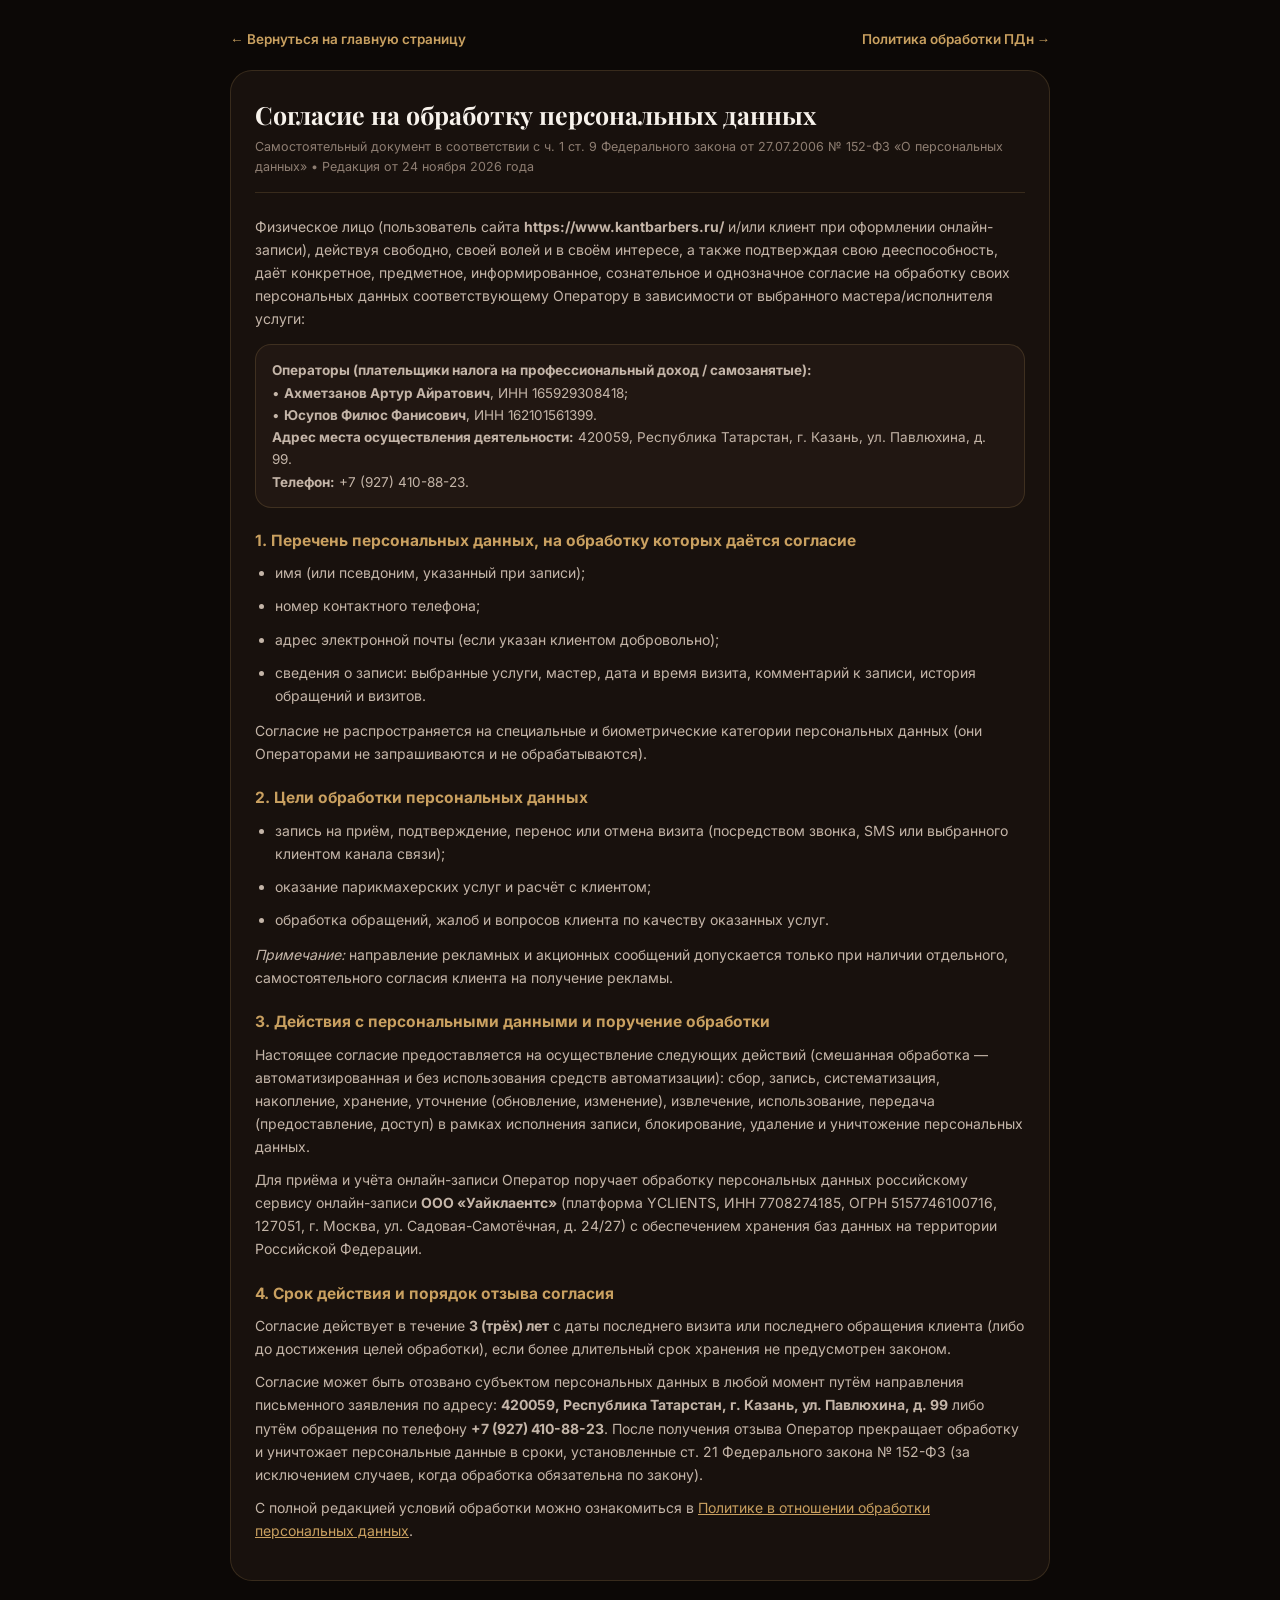
<file: consent.html>
<!DOCTYPE html>
<html lang="ru">
<head>
  <meta charset="UTF-8">
  <meta name="viewport" content="width=device-width, initial-scale=1.0">
  <title>Согласие на обработку персональных данных — KANT BARBER’S</title>
  <link rel="icon" type="image/svg+xml" href="images/logo.svg">
  <link rel="stylesheet" href="fonts/fonts.css">
  <style>
    :root {
      --bg-body: #0C0806;
      --bg-card: #18110D;
      --bg-surface: #211712;
      --text-primary: #F7F2EB;
      --text-secondary: #C4B5A8;
      --text-muted: #8E7E72;
      --gold: #C9A060;
      --gold-light: #E0C187;
      --border: rgba(201, 160, 96, 0.18);
      --radius-md: 16px;
      --radius-lg: 22px;
    }
    [data-theme="light"] {
      --bg-body: #FAF7F2;
      --bg-card: #FFFFFF;
      --bg-surface: #F3ECE2;
      --text-primary: #20130B;
      --text-secondary: #5E4B3E;
      --text-muted: #8E7B6E;
      --gold: #B58455;
      --gold-light: #8E5A2D;
      --border: rgba(34, 20, 13, 0.12);
    }
    * { box-sizing: border-box; margin: 0; padding: 0; }
    body {
      font-family: 'Inter', -apple-system, BlinkMacSystemFont, sans-serif;
      background: var(--bg-body);
      color: var(--text-primary);
      line-height: 1.65;
      padding: 28px 16px 56px;
    }
    .wrap {
      max-width: 820px;
      margin: 0 auto;
    }
    .top-nav {
      display: flex;
      flex-wrap: wrap;
      align-items: center;
      justify-content: space-between;
      gap: 12px;
      margin-bottom: 20px;
    }
    .back-link {
      display: inline-flex;
      align-items: center;
      gap: 6px;
      color: var(--gold);
      text-decoration: none;
      font-size: 13.5px;
      font-weight: 600;
    }
    .back-link:hover { text-decoration: underline; }
    .doc-card {
      background: var(--bg-card);
      border: 1px solid var(--border);
      border-radius: var(--radius-lg);
      padding: 28px 24px;
    }
    h1 {
      font-family: 'Playfair Display', serif;
      font-size: 25px;
      line-height: 1.25;
      margin-bottom: 6px;
      color: var(--text-primary);
    }
    .doc-meta {
      font-size: 12.5px;
      color: var(--text-muted);
      margin-bottom: 22px;
      padding-bottom: 14px;
      border-bottom: 1px solid var(--border);
    }
    h2 {
      font-size: 15.5px;
      font-weight: 700;
      color: var(--gold);
      margin: 20px 0 8px;
    }
    p, li {
      font-size: 14px;
      color: var(--text-secondary);
      margin-bottom: 10px;
    }
    ul {
      padding-left: 20px;
      margin-bottom: 12px;
    }
    a { color: var(--gold); }
    .note-box {
      background: var(--bg-surface);
      border: 1px solid var(--border);
      border-radius: var(--radius-md);
      padding: 14px 16px;
      margin: 14px 0;
      font-size: 13.5px;
      color: var(--text-secondary);
    }
    @media (max-width: 600px) {
      .doc-card { padding: 20px 16px; }
      h1 { font-size: 21px; }
    }
  </style>
  <script>
    (function () {
      try {
        var t = localStorage.getItem('kant_active_theme');
        if (t === 'light' || t === 'dark') {
          document.documentElement.setAttribute('data-theme', t);
        }
      } catch (e) {}
    })();
  </script>
</head>
<body>
  <div class="wrap">
    <div class="top-nav">
      <a href="index.html" class="back-link">← Вернуться на главную страницу</a>
      <a href="privacy.html" class="back-link">Политика обработки ПДн →</a>
    </div>

    <article class="doc-card">
      <h1>Согласие на обработку персональных данных</h1>
      <div class="doc-meta">
        Самостоятельный документ в соответствии с ч. 1 ст. 9 Федерального закона от 27.07.2006 № 152-ФЗ «О персональных данных» • Редакция от 24 ноября 2026 года
      </div>

      <p>
        Физическое лицо (пользователь сайта <strong>https://www.kantbarbers.ru/</strong> и/или клиент при оформлении онлайн-записи), действуя свободно, своей волей и в своём интересе, а также подтверждая свою дееспособность, даёт конкретное, предметное, информированное, сознательное и однозначное согласие на обработку своих персональных данных соответствующему Оператору в зависимости от выбранного мастера/исполнителя услуги:
      </p>

      <div class="note-box">
        <strong>Операторы (плательщики налога на профессиональный доход / самозанятые):</strong><br>
        • <strong>Ахметзанов Артур Айратович</strong>, ИНН 165929308418;<br>
        • <strong>Юсупов Филюс Фанисович</strong>, ИНН 162101561399.<br>
        <strong>Адрес места осуществления деятельности:</strong> 420059, Республика Татарстан, г. Казань, ул. Павлюхина, д. 99.<br>
        <strong>Телефон:</strong> +7 (927) 410-88-23.
        <!-- При получении рабочего e-mail от заказчика добавьте строку: <br><strong>Электронная почта:</strong> ... -->
      </div>

      <h2>1. Перечень персональных данных, на обработку которых даётся согласие</h2>
      <ul>
        <li>имя (или псевдоним, указанный при записи);</li>
        <li>номер контактного телефона;</li>
        <li>адрес электронной почты (если указан клиентом добровольно);</li>
        <li>сведения о записи: выбранные услуги, мастер, дата и время визита, комментарий к записи, история обращений и визитов.</li>
      </ul>
      <p>
        Согласие не распространяется на специальные и биометрические категории персональных данных (они Операторами не запрашиваются и не обрабатываются).
      </p>

      <h2>2. Цели обработки персональных данных</h2>
      <ul>
        <li>запись на приём, подтверждение, перенос или отмена визита (посредством звонка, SMS или выбранного клиентом канала связи);</li>
        <li>оказание парикмахерских услуг и расчёт с клиентом;</li>
        <li>обработка обращений, жалоб и вопросов клиента по качеству оказанных услуг.</li>
      </ul>
      <p>
        <em>Примечание:</em> направление рекламных и акционных сообщений допускается только при наличии отдельного, самостоятельного согласия клиента на получение рекламы.
      </p>

      <h2>3. Действия с персональными данными и поручение обработки</h2>
      <p>
        Настоящее согласие предоставляется на осуществление следующих действий (смешанная обработка — автоматизированная и без использования средств автоматизации): сбор, запись, систематизация, накопление, хранение, уточнение (обновление, изменение), извлечение, использование, передача (предоставление, доступ) в рамках исполнения записи, блокирование, удаление и уничтожение персональных данных.
      </p>
      <p>
        Для приёма и учёта онлайн-записи Оператор поручает обработку персональных данных российскому сервису онлайн-записи <strong>ООО «Уайклаентс»</strong> (платформа YCLIENTS, ИНН 7708274185, ОГРН 5157746100716, 127051, г. Москва, ул. Садовая-Самотёчная, д. 24/27) с обеспечением хранения баз данных на территории Российской Федерации.
      </p>

      <h2>4. Срок действия и порядок отзыва согласия</h2>
      <p>
        Согласие действует в течение <strong>3 (трёх) лет</strong> с даты последнего визита или последнего обращения клиента (либо до достижения целей обработки), если более длительный срок хранения не предусмотрен законом.
      </p>
      <p>
        Согласие может быть отозвано субъектом персональных данных в любой момент путём направления письменного заявления по адресу: <strong>420059, Республика Татарстан, г. Казань, ул. Павлюхина, д. 99</strong> либо путём обращения по телефону <strong>+7 (927) 410-88-23</strong>. После получения отзыва Оператор прекращает обработку и уничтожает персональные данные в сроки, установленные ст. 21 Федерального закона № 152-ФЗ (за исключением случаев, когда обработка обязательна по закону).
      </p>
      <p>
        С полной редакцией условий обработки можно ознакомиться в <a href="privacy.html">Политике в отношении обработки персональных данных</a>.
      </p>
    </article>
  </div>
</body>
</html>
</file>
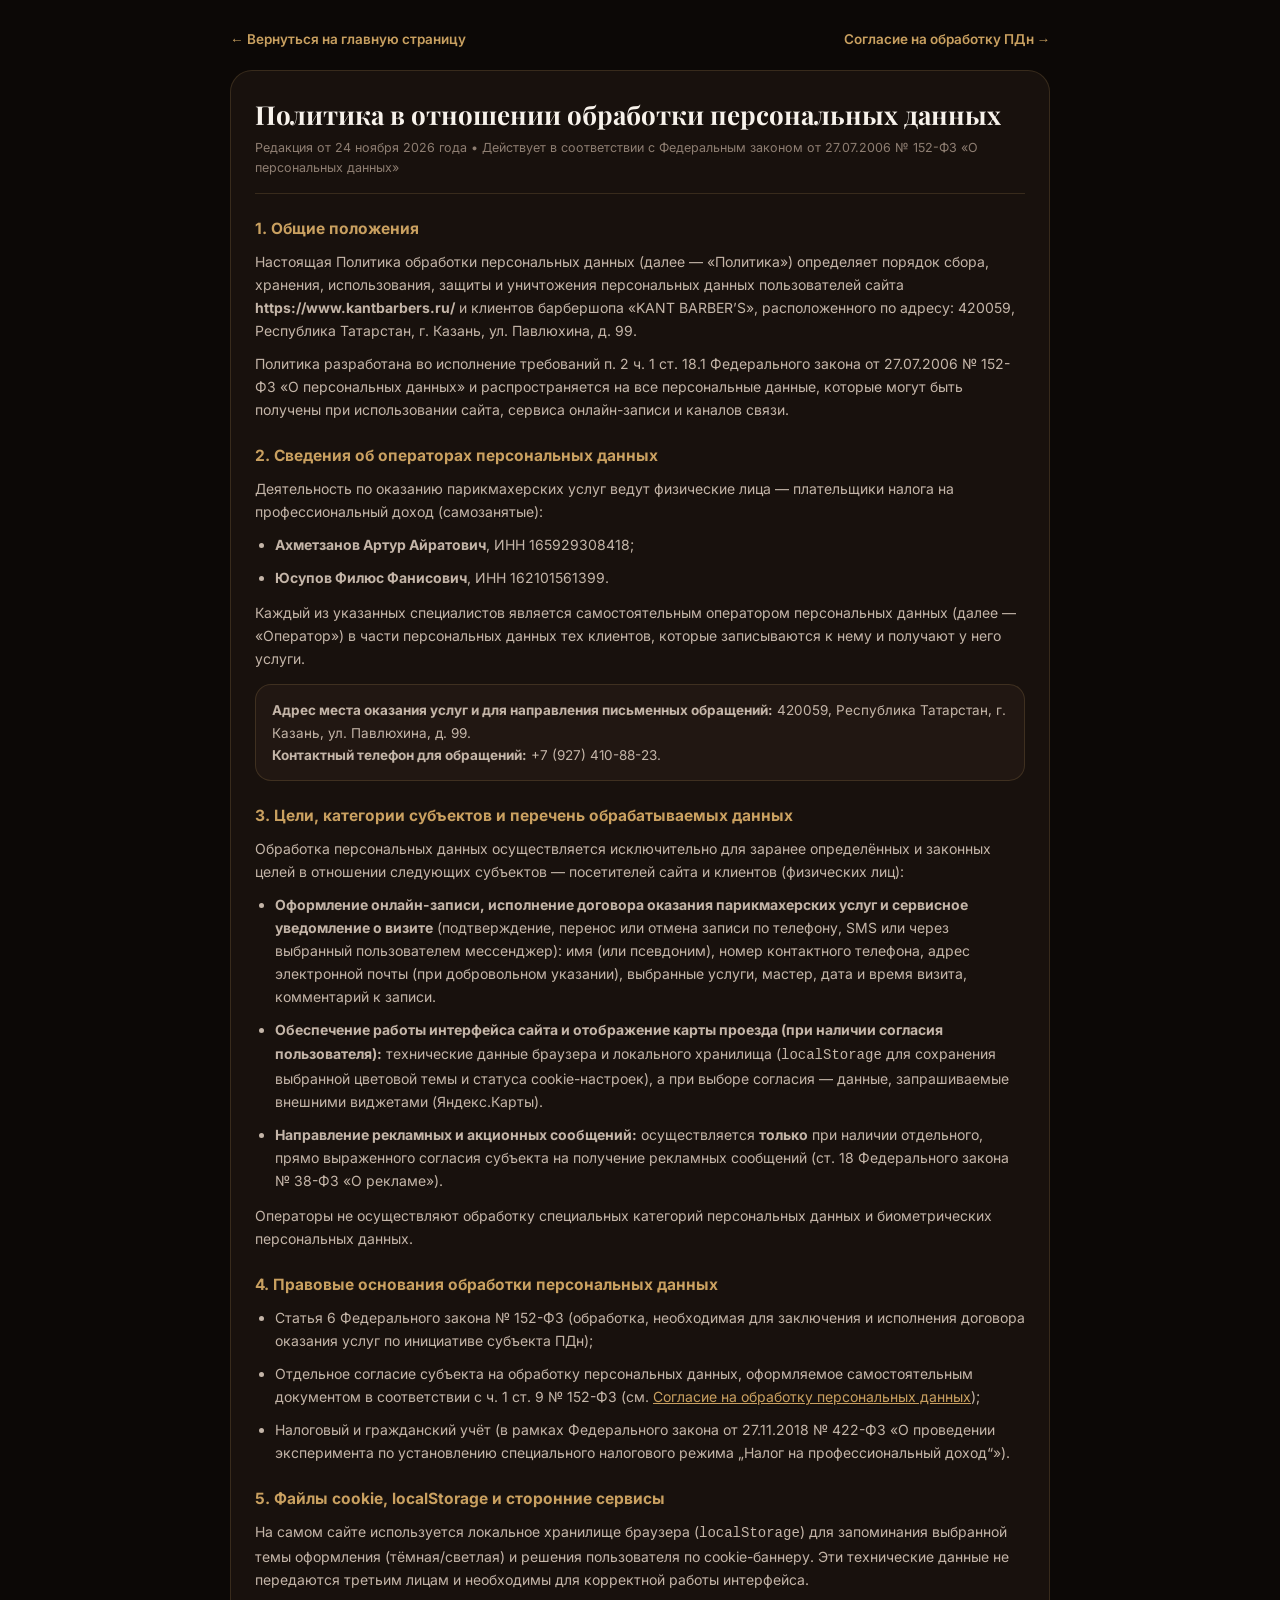
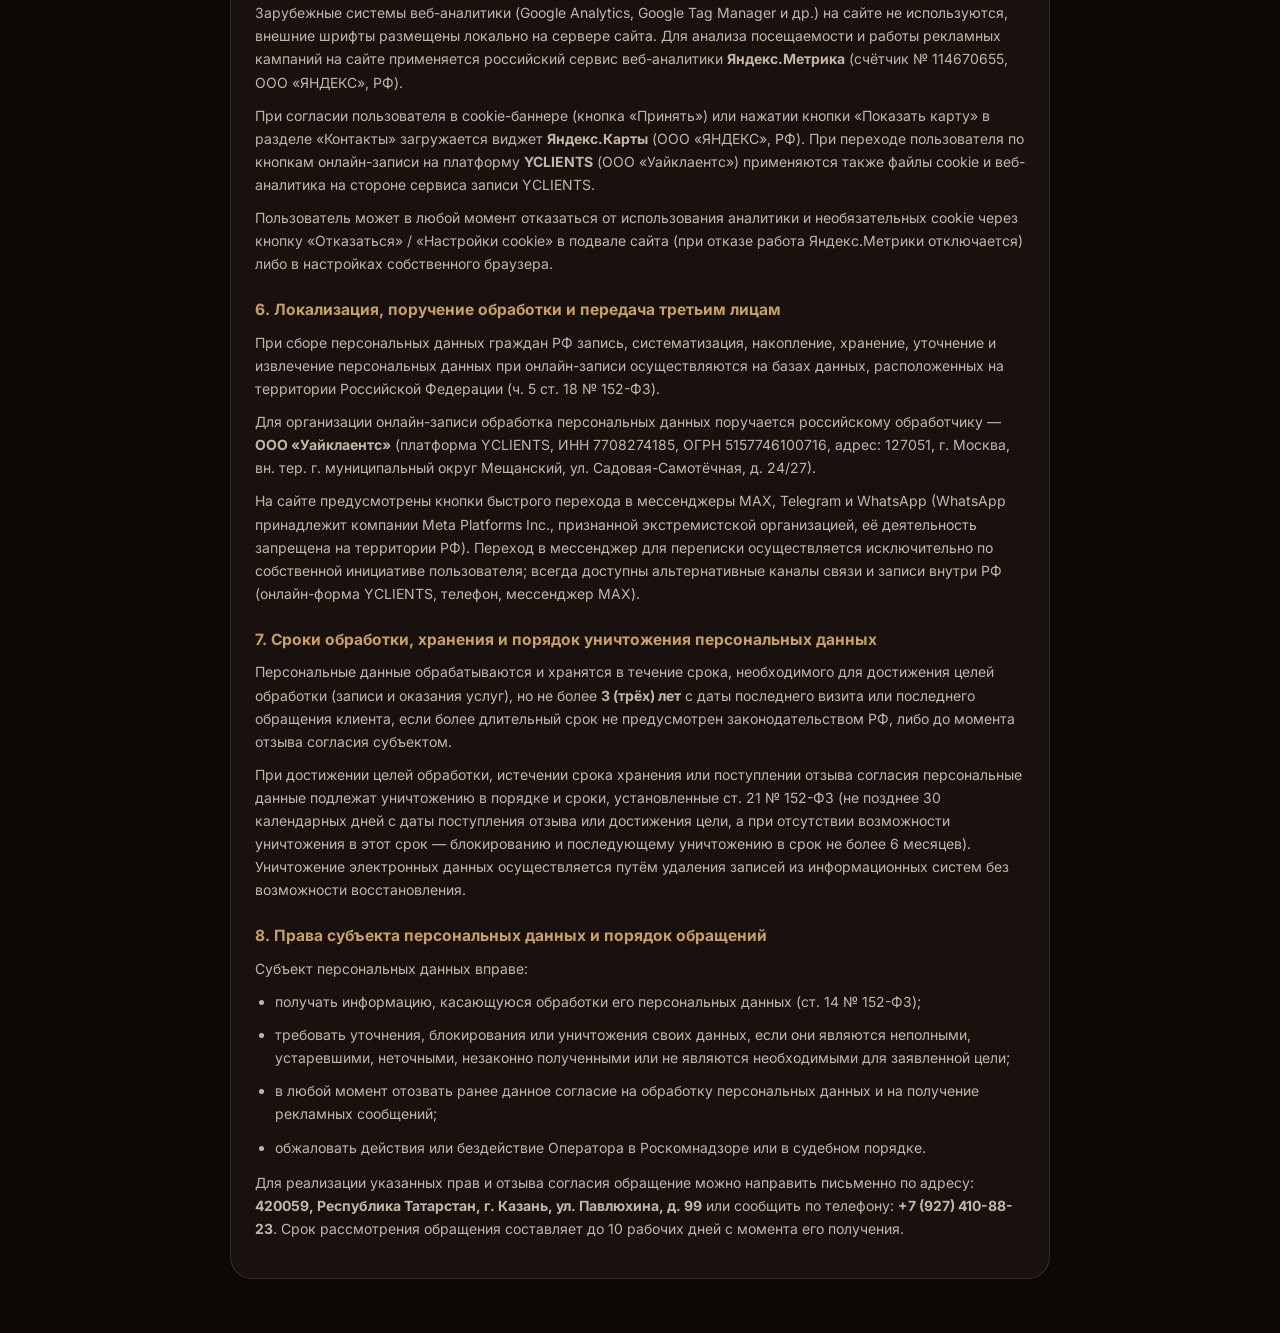
<file: privacy.html>
<!DOCTYPE html>
<html lang="ru">
<head>
  <meta charset="UTF-8">
  <meta name="viewport" content="width=device-width, initial-scale=1.0">
  <title>Политика обработки персональных данных — KANT BARBER’S</title>
  <link rel="icon" type="image/svg+xml" href="images/logo.svg">
  <link rel="stylesheet" href="fonts/fonts.css">
  <style>
    :root {
      --bg-body: #0C0806;
      --bg-card: #18110D;
      --bg-surface: #211712;
      --text-primary: #F7F2EB;
      --text-secondary: #C4B5A8;
      --text-muted: #8E7E72;
      --gold: #C9A060;
      --gold-light: #E0C187;
      --border: rgba(201, 160, 96, 0.18);
      --radius-md: 16px;
      --radius-lg: 22px;
    }
    [data-theme="light"] {
      --bg-body: #FAF7F2;
      --bg-card: #FFFFFF;
      --bg-surface: #F3ECE2;
      --text-primary: #20130B;
      --text-secondary: #5E4B3E;
      --text-muted: #8E7B6E;
      --gold: #B58455;
      --gold-light: #8E5A2D;
      --border: rgba(34, 20, 13, 0.12);
    }
    * { box-sizing: border-box; margin: 0; padding: 0; }
    body {
      font-family: 'Inter', -apple-system, BlinkMacSystemFont, sans-serif;
      background: var(--bg-body);
      color: var(--text-primary);
      line-height: 1.65;
      padding: 28px 16px 56px;
    }
    .wrap {
      max-width: 820px;
      margin: 0 auto;
    }
    .top-nav {
      display: flex;
      flex-wrap: wrap;
      align-items: center;
      justify-content: space-between;
      gap: 12px;
      margin-bottom: 20px;
    }
    .back-link {
      display: inline-flex;
      align-items: center;
      gap: 6px;
      color: var(--gold);
      text-decoration: none;
      font-size: 13.5px;
      font-weight: 600;
    }
    .back-link:hover { text-decoration: underline; }
    .doc-card {
      background: var(--bg-card);
      border: 1px solid var(--border);
      border-radius: var(--radius-lg);
      padding: 28px 24px;
    }
    h1 {
      font-family: 'Playfair Display', serif;
      font-size: 26px;
      line-height: 1.25;
      margin-bottom: 6px;
      color: var(--text-primary);
    }
    .doc-meta {
      font-size: 12.5px;
      color: var(--text-muted);
      margin-bottom: 22px;
      padding-bottom: 14px;
      border-bottom: 1px solid var(--border);
    }
    h2 {
      font-size: 15.5px;
      font-weight: 700;
      color: var(--gold);
      margin: 22px 0 8px;
    }
    p, li {
      font-size: 14px;
      color: var(--text-secondary);
      margin-bottom: 10px;
    }
    ul {
      padding-left: 20px;
      margin-bottom: 12px;
    }
    a { color: var(--gold); }
    .note-box {
      background: var(--bg-surface);
      border: 1px solid var(--border);
      border-radius: var(--radius-md);
      padding: 14px 16px;
      margin: 14px 0;
      font-size: 13.5px;
      color: var(--text-secondary);
    }
    @media (max-width: 600px) {
      .doc-card { padding: 20px 16px; }
      h1 { font-size: 21px; }
    }
  </style>
  <script>
    (function () {
      try {
        var t = localStorage.getItem('kant_active_theme');
        if (t === 'light' || t === 'dark') {
          document.documentElement.setAttribute('data-theme', t);
        }
      } catch (e) {}
    })();
  </script>
</head>
<body>
  <div class="wrap">
    <div class="top-nav">
      <a href="index.html" class="back-link">← Вернуться на главную страницу</a>
      <a href="consent.html" class="back-link">Согласие на обработку ПДн →</a>
    </div>

    <article class="doc-card">
      <h1>Политика в отношении обработки персональных данных</h1>
      <div class="doc-meta">
        Редакция от 24 ноября 2026 года • Действует в соответствии с Федеральным законом от 27.07.2006 № 152-ФЗ «О персональных данных»
      </div>

      <h2>1. Общие положения</h2>
      <p>
        Настоящая Политика обработки персональных данных (далее — «Политика») определяет порядок сбора, хранения, использования, защиты и уничтожения персональных данных пользователей сайта <strong>https://www.kantbarbers.ru/</strong> и клиентов барбершопа «KANT BARBER’S», расположенного по адресу: 420059, Республика Татарстан, г. Казань, ул. Павлюхина, д. 99.
      </p>
      <p>
        Политика разработана во исполнение требований п. 2 ч. 1 ст. 18.1 Федерального закона от 27.07.2006 № 152-ФЗ «О персональных данных» и распространяется на все персональные данные, которые могут быть получены при использовании сайта, сервиса онлайн-записи и каналов связи.
      </p>

      <h2>2. Сведения об операторах персональных данных</h2>
      <p>
        Деятельность по оказанию парикмахерских услуг ведут физические лица — плательщики налога на профессиональный доход (самозанятые):
      </p>
      <ul>
        <li><strong>Ахметзанов Артур Айратович</strong>, ИНН 165929308418;</li>
        <li><strong>Юсупов Филюс Фанисович</strong>, ИНН 162101561399.</li>
      </ul>
      <p>
        Каждый из указанных специалистов является самостоятельным оператором персональных данных (далее — «Оператор») в части персональных данных тех клиентов, которые записываются к нему и получают у него услуги.
      </p>
      <div class="note-box">
        <strong>Адрес места оказания услуг и для направления письменных обращений:</strong> 420059, Республика Татарстан, г. Казань, ул. Павлюхина, д. 99.<br>
        <strong>Контактный телефон для обращений:</strong> +7 (927) 410-88-23.
        <!-- При получении рабочего e-mail от заказчика добавьте строку: <br><strong>Электронная почта:</strong> ... -->
      </div>

      <h2>3. Цели, категории субъектов и перечень обрабатываемых данных</h2>
      <p>
        Обработка персональных данных осуществляется исключительно для заранее определённых и законных целей в отношении следующих субъектов — посетителей сайта и клиентов (физических лиц):
      </p>
      <ul>
        <li><strong>Оформление онлайн-записи, исполнение договора оказания парикмахерских услуг и сервисное уведомление о визите</strong> (подтверждение, перенос или отмена записи по телефону, SMS или через выбранный пользователем мессенджер): имя (или псевдоним), номер контактного телефона, адрес электронной почты (при добровольном указании), выбранные услуги, мастер, дата и время визита, комментарий к записи.</li>
        <li><strong>Обеспечение работы интерфейса сайта и отображение карты проезда (при наличии согласия пользователя):</strong> технические данные браузера и локального хранилища (<code>localStorage</code> для сохранения выбранной цветовой темы и статуса cookie-настроек), а при выборе согласия — данные, запрашиваемые внешними виджетами (Яндекс.Карты).</li>
        <li><strong>Направление рекламных и акционных сообщений:</strong> осуществляется <strong>только</strong> при наличии отдельного, прямо выраженного согласия субъекта на получение рекламных сообщений (ст. 18 Федерального закона № 38-ФЗ «О рекламе»).</li>
      </ul>
      <p>
        Операторы не осуществляют обработку специальных категорий персональных данных и биометрических персональных данных.
      </p>

      <h2>4. Правовые основания обработки персональных данных</h2>
      <ul>
        <li>Статья 6 Федерального закона № 152-ФЗ (обработка, необходимая для заключения и исполнения договора оказания услуг по инициативе субъекта ПДн);</li>
        <li>Отдельное согласие субъекта на обработку персональных данных, оформляемое самостоятельным документом в соответствии с ч. 1 ст. 9 № 152-ФЗ (см. <a href="consent.html">Согласие на обработку персональных данных</a>);</li>
        <li>Налоговый и гражданский учёт (в рамках Федерального закона от 27.11.2018 № 422-ФЗ «О проведении эксперимента по установлению специального налогового режима „Налог на профессиональный доход“»).</li>
      </ul>

      <h2>5. Файлы cookie, localStorage и сторонние сервисы</h2>
      <p>
        На самом сайте используется локальное хранилище браузера (<code>localStorage</code>) для запоминания выбранной темы оформления (тёмная/светлая) и решения пользователя по cookie-баннеру. Эти технические данные не передаются третьим лицам и необходимы для корректной работы интерфейса.
      </p>
      <p>
        Зарубежные системы веб-аналитики (Google Analytics, Google Tag Manager и др.) на сайте не используются, внешние шрифты размещены локально на сервере сайта. Для анализа посещаемости и работы рекламных кампаний на сайте применяется российский сервис веб-аналитики <strong>Яндекс.Метрика</strong> (счётчик № 114670655, ООО «ЯНДЕКС», РФ).
      </p>
      <p>
        При согласии пользователя в cookie-баннере (кнопка «Принять») или нажатии кнопки «Показать карту» в разделе «Контакты» загружается виджет <strong>Яндекс.Карты</strong> (ООО «ЯНДЕКС», РФ). При переходе пользователя по кнопкам онлайн-записи на платформу <strong>YCLIENTS</strong> (ООО «Уайклаентс») применяются также файлы cookie и веб-аналитика на стороне сервиса записи YCLIENTS.
      </p>
      <p>
        Пользователь может в любой момент отказаться от использования аналитики и необязательных cookie через кнопку «Отказаться» / «Настройки cookie» в подвале сайта (при отказе работа Яндекс.Метрики отключается) либо в настройках собственного браузера.
      </p>

      <h2>6. Локализация, поручение обработки и передача третьим лицам</h2>
      <p>
        При сборе персональных данных граждан РФ запись, систематизация, накопление, хранение, уточнение и извлечение персональных данных при онлайн-записи осуществляются на базах данных, расположенных на территории Российской Федерации (ч. 5 ст. 18 № 152-ФЗ).
      </p>
      <p>
        Для организации онлайн-записи обработка персональных данных поручается российскому обработчику — <strong>ООО «Уайклаентс»</strong> (платформа YCLIENTS, ИНН 7708274185, ОГРН 5157746100716, адрес: 127051, г. Москва, вн. тер. г. муниципальный округ Мещанский, ул. Садовая-Самотёчная, д. 24/27).
      </p>
      <p>
        На сайте предусмотрены кнопки быстрого перехода в мессенджеры MAX, Telegram и WhatsApp (WhatsApp принадлежит компании Meta Platforms Inc., признанной экстремистской организацией, её деятельность запрещена на территории РФ). Переход в мессенджер для переписки осуществляется исключительно по собственной инициативе пользователя; всегда доступны альтернативные каналы связи и записи внутри РФ (онлайн-форма YCLIENTS, телефон, мессенджер MAX).
      </p>

      <h2>7. Сроки обработки, хранения и порядок уничтожения персональных данных</h2>
      <p>
        Персональные данные обрабатываются и хранятся в течение срока, необходимого для достижения целей обработки (записи и оказания услуг), но не более <strong>3 (трёх) лет</strong> с даты последнего визита или последнего обращения клиента, если более длительный срок не предусмотрен законодательством РФ, либо до момента отзыва согласия субъектом.
      </p>
      <p>
        При достижении целей обработки, истечении срока хранения или поступлении отзыва согласия персональные данные подлежат уничтожению в порядке и сроки, установленные ст. 21 № 152-ФЗ (не позднее 30 календарных дней с даты поступления отзыва или достижения цели, а при отсутствии возможности уничтожения в этот срок — блокированию и последующему уничтожению в срок не более 6 месяцев). Уничтожение электронных данных осуществляется путём удаления записей из информационных систем без возможности восстановления.
      </p>

      <h2>8. Права субъекта персональных данных и порядок обращений</h2>
      <p>
        Субъект персональных данных вправе:
      </p>
      <ul>
        <li>получать информацию, касающуюся обработки его персональных данных (ст. 14 № 152-ФЗ);</li>
        <li>требовать уточнения, блокирования или уничтожения своих данных, если они являются неполными, устаревшими, неточными, незаконно полученными или не являются необходимыми для заявленной цели;</li>
        <li>в любой момент отозвать ранее данное согласие на обработку персональных данных и на получение рекламных сообщений;</li>
        <li>обжаловать действия или бездействие Оператора в Роскомнадзоре или в судебном порядке.</li>
      </ul>
      <p>
        Для реализации указанных прав и отзыва согласия обращение можно направить письменно по адресу: <strong>420059, Республика Татарстан, г. Казань, ул. Павлюхина, д. 99</strong> или сообщить по телефону: <strong>+7 (927) 410-88-23</strong>. Срок рассмотрения обращения составляет до 10 рабочих дней с момента его получения.
      </p>
    </article>
  </div>
</body>
</html>
</file>
<file: fonts/fonts.css>
﻿/* latin-ext */
@font-face {
  font-family: 'Cinzel';
  font-style: normal;
  font-weight: 500;
  font-display: swap;
  src: url(./font_1_53a6c32636.woff2) format('woff2');
  unicode-range: U+0100-02BA, U+02BD-02C5, U+02C7-02CC, U+02CE-02D7, U+02DD-02FF, U+0304, U+0308, U+0329, U+1D00-1DBF, U+1E00-1E9F, U+1EF2-1EFF, U+2020, U+20A0-20AB, U+20AD-20C4, U+2113, U+2C60-2C7F, U+A720-A7FF;
}
/* latin */
@font-face {
  font-family: 'Cinzel';
  font-style: normal;
  font-weight: 500;
  font-display: swap;
  src: url(./font_2_63551c15ca.woff2) format('woff2');
  unicode-range: U+0000-00FF, U+0131, U+0152-0153, U+02BB-02BC, U+02C6, U+02DA, U+02DC, U+0304, U+0308, U+0329, U+2000-206F, U+20AC, U+2122, U+2191, U+2193, U+2212, U+2215, U+FEFF, U+FFFD;
}
/* latin-ext */
@font-face {
  font-family: 'Cinzel';
  font-style: normal;
  font-weight: 600;
  font-display: swap;
  src: url(./font_1_53a6c32636.woff2) format('woff2');
  unicode-range: U+0100-02BA, U+02BD-02C5, U+02C7-02CC, U+02CE-02D7, U+02DD-02FF, U+0304, U+0308, U+0329, U+1D00-1DBF, U+1E00-1E9F, U+1EF2-1EFF, U+2020, U+20A0-20AB, U+20AD-20C4, U+2113, U+2C60-2C7F, U+A720-A7FF;
}
/* latin */
@font-face {
  font-family: 'Cinzel';
  font-style: normal;
  font-weight: 600;
  font-display: swap;
  src: url(./font_2_63551c15ca.woff2) format('woff2');
  unicode-range: U+0000-00FF, U+0131, U+0152-0153, U+02BB-02BC, U+02C6, U+02DA, U+02DC, U+0304, U+0308, U+0329, U+2000-206F, U+20AC, U+2122, U+2191, U+2193, U+2212, U+2215, U+FEFF, U+FFFD;
}
/* latin-ext */
@font-face {
  font-family: 'Cinzel';
  font-style: normal;
  font-weight: 700;
  font-display: swap;
  src: url(./font_1_53a6c32636.woff2) format('woff2');
  unicode-range: U+0100-02BA, U+02BD-02C5, U+02C7-02CC, U+02CE-02D7, U+02DD-02FF, U+0304, U+0308, U+0329, U+1D00-1DBF, U+1E00-1E9F, U+1EF2-1EFF, U+2020, U+20A0-20AB, U+20AD-20C4, U+2113, U+2C60-2C7F, U+A720-A7FF;
}
/* latin */
@font-face {
  font-family: 'Cinzel';
  font-style: normal;
  font-weight: 700;
  font-display: swap;
  src: url(./font_2_63551c15ca.woff2) format('woff2');
  unicode-range: U+0000-00FF, U+0131, U+0152-0153, U+02BB-02BC, U+02C6, U+02DA, U+02DC, U+0304, U+0308, U+0329, U+2000-206F, U+20AC, U+2122, U+2191, U+2193, U+2212, U+2215, U+FEFF, U+FFFD;
}
/* latin-ext */
@font-face {
  font-family: 'Cinzel';
  font-style: normal;
  font-weight: 800;
  font-display: swap;
  src: url(./font_1_53a6c32636.woff2) format('woff2');
  unicode-range: U+0100-02BA, U+02BD-02C5, U+02C7-02CC, U+02CE-02D7, U+02DD-02FF, U+0304, U+0308, U+0329, U+1D00-1DBF, U+1E00-1E9F, U+1EF2-1EFF, U+2020, U+20A0-20AB, U+20AD-20C4, U+2113, U+2C60-2C7F, U+A720-A7FF;
}
/* latin */
@font-face {
  font-family: 'Cinzel';
  font-style: normal;
  font-weight: 800;
  font-display: swap;
  src: url(./font_2_63551c15ca.woff2) format('woff2');
  unicode-range: U+0000-00FF, U+0131, U+0152-0153, U+02BB-02BC, U+02C6, U+02DA, U+02DC, U+0304, U+0308, U+0329, U+2000-206F, U+20AC, U+2122, U+2191, U+2193, U+2212, U+2215, U+FEFF, U+FFFD;
}
/* latin-ext */
@font-face {
  font-family: 'Cinzel';
  font-style: normal;
  font-weight: 900;
  font-display: swap;
  src: url(./font_1_53a6c32636.woff2) format('woff2');
  unicode-range: U+0100-02BA, U+02BD-02C5, U+02C7-02CC, U+02CE-02D7, U+02DD-02FF, U+0304, U+0308, U+0329, U+1D00-1DBF, U+1E00-1E9F, U+1EF2-1EFF, U+2020, U+20A0-20AB, U+20AD-20C4, U+2113, U+2C60-2C7F, U+A720-A7FF;
}
/* latin */
@font-face {
  font-family: 'Cinzel';
  font-style: normal;
  font-weight: 900;
  font-display: swap;
  src: url(./font_2_63551c15ca.woff2) format('woff2');
  unicode-range: U+0000-00FF, U+0131, U+0152-0153, U+02BB-02BC, U+02C6, U+02DA, U+02DC, U+0304, U+0308, U+0329, U+2000-206F, U+20AC, U+2122, U+2191, U+2193, U+2212, U+2215, U+FEFF, U+FFFD;
}
/* cyrillic-ext */
@font-face {
  font-family: 'Inter';
  font-style: normal;
  font-weight: 300;
  font-display: swap;
  src: url(./font_3_ec84a3760f.woff2) format('woff2');
  unicode-range: U+0460-052F, U+1C80-1C8A, U+20B4, U+2DE0-2DFF, U+A640-A69F, U+FE2E-FE2F;
}
/* cyrillic */
@font-face {
  font-family: 'Inter';
  font-style: normal;
  font-weight: 300;
  font-display: swap;
  src: url(./font_4_4ee8fc9834.woff2) format('woff2');
  unicode-range: U+0301, U+0400-045F, U+0490-0491, U+04B0-04B1, U+2116;
}
/* greek-ext */
@font-face {
  font-family: 'Inter';
  font-style: normal;
  font-weight: 300;
  font-display: swap;
  src: url(./font_5_f55b8d3974.woff2) format('woff2');
  unicode-range: U+1F00-1FFF;
}
/* greek */
@font-face {
  font-family: 'Inter';
  font-style: normal;
  font-weight: 300;
  font-display: swap;
  src: url(./font_6_eef1e49772.woff2) format('woff2');
  unicode-range: U+0370-0377, U+037A-037F, U+0384-038A, U+038C, U+038E-03A1, U+03A3-03FF;
}
/* vietnamese */
@font-face {
  font-family: 'Inter';
  font-style: normal;
  font-weight: 300;
  font-display: swap;
  src: url(./font_7_983e909462.woff2) format('woff2');
  unicode-range: U+0102-0103, U+0110-0111, U+0128-0129, U+0168-0169, U+01A0-01A1, U+01AF-01B0, U+0300-0301, U+0303-0304, U+0308-0309, U+0323, U+0329, U+1EA0-1EF9, U+20AB;
}
/* latin-ext */
@font-face {
  font-family: 'Inter';
  font-style: normal;
  font-weight: 300;
  font-display: swap;
  src: url(./font_8_395290514d.woff2) format('woff2');
  unicode-range: U+0100-02BA, U+02BD-02C5, U+02C7-02CC, U+02CE-02D7, U+02DD-02FF, U+0304, U+0308, U+0329, U+1D00-1DBF, U+1E00-1E9F, U+1EF2-1EFF, U+2020, U+20A0-20AB, U+20AD-20C4, U+2113, U+2C60-2C7F, U+A720-A7FF;
}
/* latin */
@font-face {
  font-family: 'Inter';
  font-style: normal;
  font-weight: 300;
  font-display: swap;
  src: url(./font_9_567244088c.woff2) format('woff2');
  unicode-range: U+0000-00FF, U+0131, U+0152-0153, U+02BB-02BC, U+02C6, U+02DA, U+02DC, U+0304, U+0308, U+0329, U+2000-206F, U+20AC, U+2122, U+2191, U+2193, U+2212, U+2215, U+FEFF, U+FFFD;
}
/* cyrillic-ext */
@font-face {
  font-family: 'Inter';
  font-style: normal;
  font-weight: 400;
  font-display: swap;
  src: url(./font_3_ec84a3760f.woff2) format('woff2');
  unicode-range: U+0460-052F, U+1C80-1C8A, U+20B4, U+2DE0-2DFF, U+A640-A69F, U+FE2E-FE2F;
}
/* cyrillic */
@font-face {
  font-family: 'Inter';
  font-style: normal;
  font-weight: 400;
  font-display: swap;
  src: url(./font_4_4ee8fc9834.woff2) format('woff2');
  unicode-range: U+0301, U+0400-045F, U+0490-0491, U+04B0-04B1, U+2116;
}
/* greek-ext */
@font-face {
  font-family: 'Inter';
  font-style: normal;
  font-weight: 400;
  font-display: swap;
  src: url(./font_5_f55b8d3974.woff2) format('woff2');
  unicode-range: U+1F00-1FFF;
}
/* greek */
@font-face {
  font-family: 'Inter';
  font-style: normal;
  font-weight: 400;
  font-display: swap;
  src: url(./font_6_eef1e49772.woff2) format('woff2');
  unicode-range: U+0370-0377, U+037A-037F, U+0384-038A, U+038C, U+038E-03A1, U+03A3-03FF;
}
/* vietnamese */
@font-face {
  font-family: 'Inter';
  font-style: normal;
  font-weight: 400;
  font-display: swap;
  src: url(./font_7_983e909462.woff2) format('woff2');
  unicode-range: U+0102-0103, U+0110-0111, U+0128-0129, U+0168-0169, U+01A0-01A1, U+01AF-01B0, U+0300-0301, U+0303-0304, U+0308-0309, U+0323, U+0329, U+1EA0-1EF9, U+20AB;
}
/* latin-ext */
@font-face {
  font-family: 'Inter';
  font-style: normal;
  font-weight: 400;
  font-display: swap;
  src: url(./font_8_395290514d.woff2) format('woff2');
  unicode-range: U+0100-02BA, U+02BD-02C5, U+02C7-02CC, U+02CE-02D7, U+02DD-02FF, U+0304, U+0308, U+0329, U+1D00-1DBF, U+1E00-1E9F, U+1EF2-1EFF, U+2020, U+20A0-20AB, U+20AD-20C4, U+2113, U+2C60-2C7F, U+A720-A7FF;
}
/* latin */
@font-face {
  font-family: 'Inter';
  font-style: normal;
  font-weight: 400;
  font-display: swap;
  src: url(./font_9_567244088c.woff2) format('woff2');
  unicode-range: U+0000-00FF, U+0131, U+0152-0153, U+02BB-02BC, U+02C6, U+02DA, U+02DC, U+0304, U+0308, U+0329, U+2000-206F, U+20AC, U+2122, U+2191, U+2193, U+2212, U+2215, U+FEFF, U+FFFD;
}
/* cyrillic-ext */
@font-face {
  font-family: 'Inter';
  font-style: normal;
  font-weight: 500;
  font-display: swap;
  src: url(./font_3_ec84a3760f.woff2) format('woff2');
  unicode-range: U+0460-052F, U+1C80-1C8A, U+20B4, U+2DE0-2DFF, U+A640-A69F, U+FE2E-FE2F;
}
/* cyrillic */
@font-face {
  font-family: 'Inter';
  font-style: normal;
  font-weight: 500;
  font-display: swap;
  src: url(./font_4_4ee8fc9834.woff2) format('woff2');
  unicode-range: U+0301, U+0400-045F, U+0490-0491, U+04B0-04B1, U+2116;
}
/* greek-ext */
@font-face {
  font-family: 'Inter';
  font-style: normal;
  font-weight: 500;
  font-display: swap;
  src: url(./font_5_f55b8d3974.woff2) format('woff2');
  unicode-range: U+1F00-1FFF;
}
/* greek */
@font-face {
  font-family: 'Inter';
  font-style: normal;
  font-weight: 500;
  font-display: swap;
  src: url(./font_6_eef1e49772.woff2) format('woff2');
  unicode-range: U+0370-0377, U+037A-037F, U+0384-038A, U+038C, U+038E-03A1, U+03A3-03FF;
}
/* vietnamese */
@font-face {
  font-family: 'Inter';
  font-style: normal;
  font-weight: 500;
  font-display: swap;
  src: url(./font_7_983e909462.woff2) format('woff2');
  unicode-range: U+0102-0103, U+0110-0111, U+0128-0129, U+0168-0169, U+01A0-01A1, U+01AF-01B0, U+0300-0301, U+0303-0304, U+0308-0309, U+0323, U+0329, U+1EA0-1EF9, U+20AB;
}
/* latin-ext */
@font-face {
  font-family: 'Inter';
  font-style: normal;
  font-weight: 500;
  font-display: swap;
  src: url(./font_8_395290514d.woff2) format('woff2');
  unicode-range: U+0100-02BA, U+02BD-02C5, U+02C7-02CC, U+02CE-02D7, U+02DD-02FF, U+0304, U+0308, U+0329, U+1D00-1DBF, U+1E00-1E9F, U+1EF2-1EFF, U+2020, U+20A0-20AB, U+20AD-20C4, U+2113, U+2C60-2C7F, U+A720-A7FF;
}
/* latin */
@font-face {
  font-family: 'Inter';
  font-style: normal;
  font-weight: 500;
  font-display: swap;
  src: url(./font_9_567244088c.woff2) format('woff2');
  unicode-range: U+0000-00FF, U+0131, U+0152-0153, U+02BB-02BC, U+02C6, U+02DA, U+02DC, U+0304, U+0308, U+0329, U+2000-206F, U+20AC, U+2122, U+2191, U+2193, U+2212, U+2215, U+FEFF, U+FFFD;
}
/* cyrillic-ext */
@font-face {
  font-family: 'Inter';
  font-style: normal;
  font-weight: 600;
  font-display: swap;
  src: url(./font_3_ec84a3760f.woff2) format('woff2');
  unicode-range: U+0460-052F, U+1C80-1C8A, U+20B4, U+2DE0-2DFF, U+A640-A69F, U+FE2E-FE2F;
}
/* cyrillic */
@font-face {
  font-family: 'Inter';
  font-style: normal;
  font-weight: 600;
  font-display: swap;
  src: url(./font_4_4ee8fc9834.woff2) format('woff2');
  unicode-range: U+0301, U+0400-045F, U+0490-0491, U+04B0-04B1, U+2116;
}
/* greek-ext */
@font-face {
  font-family: 'Inter';
  font-style: normal;
  font-weight: 600;
  font-display: swap;
  src: url(./font_5_f55b8d3974.woff2) format('woff2');
  unicode-range: U+1F00-1FFF;
}
/* greek */
@font-face {
  font-family: 'Inter';
  font-style: normal;
  font-weight: 600;
  font-display: swap;
  src: url(./font_6_eef1e49772.woff2) format('woff2');
  unicode-range: U+0370-0377, U+037A-037F, U+0384-038A, U+038C, U+038E-03A1, U+03A3-03FF;
}
/* vietnamese */
@font-face {
  font-family: 'Inter';
  font-style: normal;
  font-weight: 600;
  font-display: swap;
  src: url(./font_7_983e909462.woff2) format('woff2');
  unicode-range: U+0102-0103, U+0110-0111, U+0128-0129, U+0168-0169, U+01A0-01A1, U+01AF-01B0, U+0300-0301, U+0303-0304, U+0308-0309, U+0323, U+0329, U+1EA0-1EF9, U+20AB;
}
/* latin-ext */
@font-face {
  font-family: 'Inter';
  font-style: normal;
  font-weight: 600;
  font-display: swap;
  src: url(./font_8_395290514d.woff2) format('woff2');
  unicode-range: U+0100-02BA, U+02BD-02C5, U+02C7-02CC, U+02CE-02D7, U+02DD-02FF, U+0304, U+0308, U+0329, U+1D00-1DBF, U+1E00-1E9F, U+1EF2-1EFF, U+2020, U+20A0-20AB, U+20AD-20C4, U+2113, U+2C60-2C7F, U+A720-A7FF;
}
/* latin */
@font-face {
  font-family: 'Inter';
  font-style: normal;
  font-weight: 600;
  font-display: swap;
  src: url(./font_9_567244088c.woff2) format('woff2');
  unicode-range: U+0000-00FF, U+0131, U+0152-0153, U+02BB-02BC, U+02C6, U+02DA, U+02DC, U+0304, U+0308, U+0329, U+2000-206F, U+20AC, U+2122, U+2191, U+2193, U+2212, U+2215, U+FEFF, U+FFFD;
}
/* cyrillic-ext */
@font-face {
  font-family: 'Inter';
  font-style: normal;
  font-weight: 700;
  font-display: swap;
  src: url(./font_3_ec84a3760f.woff2) format('woff2');
  unicode-range: U+0460-052F, U+1C80-1C8A, U+20B4, U+2DE0-2DFF, U+A640-A69F, U+FE2E-FE2F;
}
/* cyrillic */
@font-face {
  font-family: 'Inter';
  font-style: normal;
  font-weight: 700;
  font-display: swap;
  src: url(./font_4_4ee8fc9834.woff2) format('woff2');
  unicode-range: U+0301, U+0400-045F, U+0490-0491, U+04B0-04B1, U+2116;
}
/* greek-ext */
@font-face {
  font-family: 'Inter';
  font-style: normal;
  font-weight: 700;
  font-display: swap;
  src: url(./font_5_f55b8d3974.woff2) format('woff2');
  unicode-range: U+1F00-1FFF;
}
/* greek */
@font-face {
  font-family: 'Inter';
  font-style: normal;
  font-weight: 700;
  font-display: swap;
  src: url(./font_6_eef1e49772.woff2) format('woff2');
  unicode-range: U+0370-0377, U+037A-037F, U+0384-038A, U+038C, U+038E-03A1, U+03A3-03FF;
}
/* vietnamese */
@font-face {
  font-family: 'Inter';
  font-style: normal;
  font-weight: 700;
  font-display: swap;
  src: url(./font_7_983e909462.woff2) format('woff2');
  unicode-range: U+0102-0103, U+0110-0111, U+0128-0129, U+0168-0169, U+01A0-01A1, U+01AF-01B0, U+0300-0301, U+0303-0304, U+0308-0309, U+0323, U+0329, U+1EA0-1EF9, U+20AB;
}
/* latin-ext */
@font-face {
  font-family: 'Inter';
  font-style: normal;
  font-weight: 700;
  font-display: swap;
  src: url(./font_8_395290514d.woff2) format('woff2');
  unicode-range: U+0100-02BA, U+02BD-02C5, U+02C7-02CC, U+02CE-02D7, U+02DD-02FF, U+0304, U+0308, U+0329, U+1D00-1DBF, U+1E00-1E9F, U+1EF2-1EFF, U+2020, U+20A0-20AB, U+20AD-20C4, U+2113, U+2C60-2C7F, U+A720-A7FF;
}
/* latin */
@font-face {
  font-family: 'Inter';
  font-style: normal;
  font-weight: 700;
  font-display: swap;
  src: url(./font_9_567244088c.woff2) format('woff2');
  unicode-range: U+0000-00FF, U+0131, U+0152-0153, U+02BB-02BC, U+02C6, U+02DA, U+02DC, U+0304, U+0308, U+0329, U+2000-206F, U+20AC, U+2122, U+2191, U+2193, U+2212, U+2215, U+FEFF, U+FFFD;
}
/* cyrillic-ext */
@font-face {
  font-family: 'Inter';
  font-style: normal;
  font-weight: 800;
  font-display: swap;
  src: url(./font_3_ec84a3760f.woff2) format('woff2');
  unicode-range: U+0460-052F, U+1C80-1C8A, U+20B4, U+2DE0-2DFF, U+A640-A69F, U+FE2E-FE2F;
}
/* cyrillic */
@font-face {
  font-family: 'Inter';
  font-style: normal;
  font-weight: 800;
  font-display: swap;
  src: url(./font_4_4ee8fc9834.woff2) format('woff2');
  unicode-range: U+0301, U+0400-045F, U+0490-0491, U+04B0-04B1, U+2116;
}
/* greek-ext */
@font-face {
  font-family: 'Inter';
  font-style: normal;
  font-weight: 800;
  font-display: swap;
  src: url(./font_5_f55b8d3974.woff2) format('woff2');
  unicode-range: U+1F00-1FFF;
}
/* greek */
@font-face {
  font-family: 'Inter';
  font-style: normal;
  font-weight: 800;
  font-display: swap;
  src: url(./font_6_eef1e49772.woff2) format('woff2');
  unicode-range: U+0370-0377, U+037A-037F, U+0384-038A, U+038C, U+038E-03A1, U+03A3-03FF;
}
/* vietnamese */
@font-face {
  font-family: 'Inter';
  font-style: normal;
  font-weight: 800;
  font-display: swap;
  src: url(./font_7_983e909462.woff2) format('woff2');
  unicode-range: U+0102-0103, U+0110-0111, U+0128-0129, U+0168-0169, U+01A0-01A1, U+01AF-01B0, U+0300-0301, U+0303-0304, U+0308-0309, U+0323, U+0329, U+1EA0-1EF9, U+20AB;
}
/* latin-ext */
@font-face {
  font-family: 'Inter';
  font-style: normal;
  font-weight: 800;
  font-display: swap;
  src: url(./font_8_395290514d.woff2) format('woff2');
  unicode-range: U+0100-02BA, U+02BD-02C5, U+02C7-02CC, U+02CE-02D7, U+02DD-02FF, U+0304, U+0308, U+0329, U+1D00-1DBF, U+1E00-1E9F, U+1EF2-1EFF, U+2020, U+20A0-20AB, U+20AD-20C4, U+2113, U+2C60-2C7F, U+A720-A7FF;
}
/* latin */
@font-face {
  font-family: 'Inter';
  font-style: normal;
  font-weight: 800;
  font-display: swap;
  src: url(./font_9_567244088c.woff2) format('woff2');
  unicode-range: U+0000-00FF, U+0131, U+0152-0153, U+02BB-02BC, U+02C6, U+02DA, U+02DC, U+0304, U+0308, U+0329, U+2000-206F, U+20AC, U+2122, U+2191, U+2193, U+2212, U+2215, U+FEFF, U+FFFD;
}
/* cyrillic */
@font-face {
  font-family: 'Playfair Display';
  font-style: italic;
  font-weight: 400;
  font-display: swap;
  src: url(./font_10_51fce2a436.woff2) format('woff2');
  unicode-range: U+0301, U+0400-045F, U+0490-0491, U+04B0-04B1, U+2116;
}
/* vietnamese */
@font-face {
  font-family: 'Playfair Display';
  font-style: italic;
  font-weight: 400;
  font-display: swap;
  src: url(./font_11_b455bc83b7.woff2) format('woff2');
  unicode-range: U+0102-0103, U+0110-0111, U+0128-0129, U+0168-0169, U+01A0-01A1, U+01AF-01B0, U+0300-0301, U+0303-0304, U+0308-0309, U+0323, U+0329, U+1EA0-1EF9, U+20AB;
}
/* latin-ext */
@font-face {
  font-family: 'Playfair Display';
  font-style: italic;
  font-weight: 400;
  font-display: swap;
  src: url(./font_12_cf184c8572.woff2) format('woff2');
  unicode-range: U+0100-02BA, U+02BD-02C5, U+02C7-02CC, U+02CE-02D7, U+02DD-02FF, U+0304, U+0308, U+0329, U+1D00-1DBF, U+1E00-1E9F, U+1EF2-1EFF, U+2020, U+20A0-20AB, U+20AD-20C4, U+2113, U+2C60-2C7F, U+A720-A7FF;
}
/* latin */
@font-face {
  font-family: 'Playfair Display';
  font-style: italic;
  font-weight: 400;
  font-display: swap;
  src: url(./font_13_9385b65587.woff2) format('woff2');
  unicode-range: U+0000-00FF, U+0131, U+0152-0153, U+02BB-02BC, U+02C6, U+02DA, U+02DC, U+0304, U+0308, U+0329, U+2000-206F, U+20AC, U+2122, U+2191, U+2193, U+2212, U+2215, U+FEFF, U+FFFD;
}
/* cyrillic */
@font-face {
  font-family: 'Playfair Display';
  font-style: italic;
  font-weight: 500;
  font-display: swap;
  src: url(./font_10_51fce2a436.woff2) format('woff2');
  unicode-range: U+0301, U+0400-045F, U+0490-0491, U+04B0-04B1, U+2116;
}
/* vietnamese */
@font-face {
  font-family: 'Playfair Display';
  font-style: italic;
  font-weight: 500;
  font-display: swap;
  src: url(./font_11_b455bc83b7.woff2) format('woff2');
  unicode-range: U+0102-0103, U+0110-0111, U+0128-0129, U+0168-0169, U+01A0-01A1, U+01AF-01B0, U+0300-0301, U+0303-0304, U+0308-0309, U+0323, U+0329, U+1EA0-1EF9, U+20AB;
}
/* latin-ext */
@font-face {
  font-family: 'Playfair Display';
  font-style: italic;
  font-weight: 500;
  font-display: swap;
  src: url(./font_12_cf184c8572.woff2) format('woff2');
  unicode-range: U+0100-02BA, U+02BD-02C5, U+02C7-02CC, U+02CE-02D7, U+02DD-02FF, U+0304, U+0308, U+0329, U+1D00-1DBF, U+1E00-1E9F, U+1EF2-1EFF, U+2020, U+20A0-20AB, U+20AD-20C4, U+2113, U+2C60-2C7F, U+A720-A7FF;
}
/* latin */
@font-face {
  font-family: 'Playfair Display';
  font-style: italic;
  font-weight: 500;
  font-display: swap;
  src: url(./font_13_9385b65587.woff2) format('woff2');
  unicode-range: U+0000-00FF, U+0131, U+0152-0153, U+02BB-02BC, U+02C6, U+02DA, U+02DC, U+0304, U+0308, U+0329, U+2000-206F, U+20AC, U+2122, U+2191, U+2193, U+2212, U+2215, U+FEFF, U+FFFD;
}
/* cyrillic */
@font-face {
  font-family: 'Playfair Display';
  font-style: normal;
  font-weight: 400;
  font-display: swap;
  src: url(./font_14_64b566ad86.woff2) format('woff2');
  unicode-range: U+0301, U+0400-045F, U+0490-0491, U+04B0-04B1, U+2116;
}
/* vietnamese */
@font-face {
  font-family: 'Playfair Display';
  font-style: normal;
  font-weight: 400;
  font-display: swap;
  src: url(./font_15_2ac5e2f25b.woff2) format('woff2');
  unicode-range: U+0102-0103, U+0110-0111, U+0128-0129, U+0168-0169, U+01A0-01A1, U+01AF-01B0, U+0300-0301, U+0303-0304, U+0308-0309, U+0323, U+0329, U+1EA0-1EF9, U+20AB;
}
/* latin-ext */
@font-face {
  font-family: 'Playfair Display';
  font-style: normal;
  font-weight: 400;
  font-display: swap;
  src: url(./font_16_4136269b36.woff2) format('woff2');
  unicode-range: U+0100-02BA, U+02BD-02C5, U+02C7-02CC, U+02CE-02D7, U+02DD-02FF, U+0304, U+0308, U+0329, U+1D00-1DBF, U+1E00-1E9F, U+1EF2-1EFF, U+2020, U+20A0-20AB, U+20AD-20C4, U+2113, U+2C60-2C7F, U+A720-A7FF;
}
/* latin */
@font-face {
  font-family: 'Playfair Display';
  font-style: normal;
  font-weight: 400;
  font-display: swap;
  src: url(./font_17_48d1e9cdfb.woff2) format('woff2');
  unicode-range: U+0000-00FF, U+0131, U+0152-0153, U+02BB-02BC, U+02C6, U+02DA, U+02DC, U+0304, U+0308, U+0329, U+2000-206F, U+20AC, U+2122, U+2191, U+2193, U+2212, U+2215, U+FEFF, U+FFFD;
}
/* cyrillic */
@font-face {
  font-family: 'Playfair Display';
  font-style: normal;
  font-weight: 500;
  font-display: swap;
  src: url(./font_14_64b566ad86.woff2) format('woff2');
  unicode-range: U+0301, U+0400-045F, U+0490-0491, U+04B0-04B1, U+2116;
}
/* vietnamese */
@font-face {
  font-family: 'Playfair Display';
  font-style: normal;
  font-weight: 500;
  font-display: swap;
  src: url(./font_15_2ac5e2f25b.woff2) format('woff2');
  unicode-range: U+0102-0103, U+0110-0111, U+0128-0129, U+0168-0169, U+01A0-01A1, U+01AF-01B0, U+0300-0301, U+0303-0304, U+0308-0309, U+0323, U+0329, U+1EA0-1EF9, U+20AB;
}
/* latin-ext */
@font-face {
  font-family: 'Playfair Display';
  font-style: normal;
  font-weight: 500;
  font-display: swap;
  src: url(./font_16_4136269b36.woff2) format('woff2');
  unicode-range: U+0100-02BA, U+02BD-02C5, U+02C7-02CC, U+02CE-02D7, U+02DD-02FF, U+0304, U+0308, U+0329, U+1D00-1DBF, U+1E00-1E9F, U+1EF2-1EFF, U+2020, U+20A0-20AB, U+20AD-20C4, U+2113, U+2C60-2C7F, U+A720-A7FF;
}
/* latin */
@font-face {
  font-family: 'Playfair Display';
  font-style: normal;
  font-weight: 500;
  font-display: swap;
  src: url(./font_17_48d1e9cdfb.woff2) format('woff2');
  unicode-range: U+0000-00FF, U+0131, U+0152-0153, U+02BB-02BC, U+02C6, U+02DA, U+02DC, U+0304, U+0308, U+0329, U+2000-206F, U+20AC, U+2122, U+2191, U+2193, U+2212, U+2215, U+FEFF, U+FFFD;
}
/* cyrillic */
@font-face {
  font-family: 'Playfair Display';
  font-style: normal;
  font-weight: 600;
  font-display: swap;
  src: url(./font_14_64b566ad86.woff2) format('woff2');
  unicode-range: U+0301, U+0400-045F, U+0490-0491, U+04B0-04B1, U+2116;
}
/* vietnamese */
@font-face {
  font-family: 'Playfair Display';
  font-style: normal;
  font-weight: 600;
  font-display: swap;
  src: url(./font_15_2ac5e2f25b.woff2) format('woff2');
  unicode-range: U+0102-0103, U+0110-0111, U+0128-0129, U+0168-0169, U+01A0-01A1, U+01AF-01B0, U+0300-0301, U+0303-0304, U+0308-0309, U+0323, U+0329, U+1EA0-1EF9, U+20AB;
}
/* latin-ext */
@font-face {
  font-family: 'Playfair Display';
  font-style: normal;
  font-weight: 600;
  font-display: swap;
  src: url(./font_16_4136269b36.woff2) format('woff2');
  unicode-range: U+0100-02BA, U+02BD-02C5, U+02C7-02CC, U+02CE-02D7, U+02DD-02FF, U+0304, U+0308, U+0329, U+1D00-1DBF, U+1E00-1E9F, U+1EF2-1EFF, U+2020, U+20A0-20AB, U+20AD-20C4, U+2113, U+2C60-2C7F, U+A720-A7FF;
}
/* latin */
@font-face {
  font-family: 'Playfair Display';
  font-style: normal;
  font-weight: 600;
  font-display: swap;
  src: url(./font_17_48d1e9cdfb.woff2) format('woff2');
  unicode-range: U+0000-00FF, U+0131, U+0152-0153, U+02BB-02BC, U+02C6, U+02DA, U+02DC, U+0304, U+0308, U+0329, U+2000-206F, U+20AC, U+2122, U+2191, U+2193, U+2212, U+2215, U+FEFF, U+FFFD;
}
/* cyrillic */
@font-face {
  font-family: 'Playfair Display';
  font-style: normal;
  font-weight: 700;
  font-display: swap;
  src: url(./font_14_64b566ad86.woff2) format('woff2');
  unicode-range: U+0301, U+0400-045F, U+0490-0491, U+04B0-04B1, U+2116;
}
/* vietnamese */
@font-face {
  font-family: 'Playfair Display';
  font-style: normal;
  font-weight: 700;
  font-display: swap;
  src: url(./font_15_2ac5e2f25b.woff2) format('woff2');
  unicode-range: U+0102-0103, U+0110-0111, U+0128-0129, U+0168-0169, U+01A0-01A1, U+01AF-01B0, U+0300-0301, U+0303-0304, U+0308-0309, U+0323, U+0329, U+1EA0-1EF9, U+20AB;
}
/* latin-ext */
@font-face {
  font-family: 'Playfair Display';
  font-style: normal;
  font-weight: 700;
  font-display: swap;
  src: url(./font_16_4136269b36.woff2) format('woff2');
  unicode-range: U+0100-02BA, U+02BD-02C5, U+02C7-02CC, U+02CE-02D7, U+02DD-02FF, U+0304, U+0308, U+0329, U+1D00-1DBF, U+1E00-1E9F, U+1EF2-1EFF, U+2020, U+20A0-20AB, U+20AD-20C4, U+2113, U+2C60-2C7F, U+A720-A7FF;
}
/* latin */
@font-face {
  font-family: 'Playfair Display';
  font-style: normal;
  font-weight: 700;
  font-display: swap;
  src: url(./font_17_48d1e9cdfb.woff2) format('woff2');
  unicode-range: U+0000-00FF, U+0131, U+0152-0153, U+02BB-02BC, U+02C6, U+02DA, U+02DC, U+0304, U+0308, U+0329, U+2000-206F, U+20AC, U+2122, U+2191, U+2193, U+2212, U+2215, U+FEFF, U+FFFD;
}
/* cyrillic */
@font-face {
  font-family: 'Playfair Display';
  font-style: normal;
  font-weight: 800;
  font-display: swap;
  src: url(./font_14_64b566ad86.woff2) format('woff2');
  unicode-range: U+0301, U+0400-045F, U+0490-0491, U+04B0-04B1, U+2116;
}
/* vietnamese */
@font-face {
  font-family: 'Playfair Display';
  font-style: normal;
  font-weight: 800;
  font-display: swap;
  src: url(./font_15_2ac5e2f25b.woff2) format('woff2');
  unicode-range: U+0102-0103, U+0110-0111, U+0128-0129, U+0168-0169, U+01A0-01A1, U+01AF-01B0, U+0300-0301, U+0303-0304, U+0308-0309, U+0323, U+0329, U+1EA0-1EF9, U+20AB;
}
/* latin-ext */
@font-face {
  font-family: 'Playfair Display';
  font-style: normal;
  font-weight: 800;
  font-display: swap;
  src: url(./font_16_4136269b36.woff2) format('woff2');
  unicode-range: U+0100-02BA, U+02BD-02C5, U+02C7-02CC, U+02CE-02D7, U+02DD-02FF, U+0304, U+0308, U+0329, U+1D00-1DBF, U+1E00-1E9F, U+1EF2-1EFF, U+2020, U+20A0-20AB, U+20AD-20C4, U+2113, U+2C60-2C7F, U+A720-A7FF;
}
/* latin */
@font-face {
  font-family: 'Playfair Display';
  font-style: normal;
  font-weight: 800;
  font-display: swap;
  src: url(./font_17_48d1e9cdfb.woff2) format('woff2');
  unicode-range: U+0000-00FF, U+0131, U+0152-0153, U+02BB-02BC, U+02C6, U+02DA, U+02DC, U+0304, U+0308, U+0329, U+2000-206F, U+20AC, U+2122, U+2191, U+2193, U+2212, U+2215, U+FEFF, U+FFFD;
}
</file>
